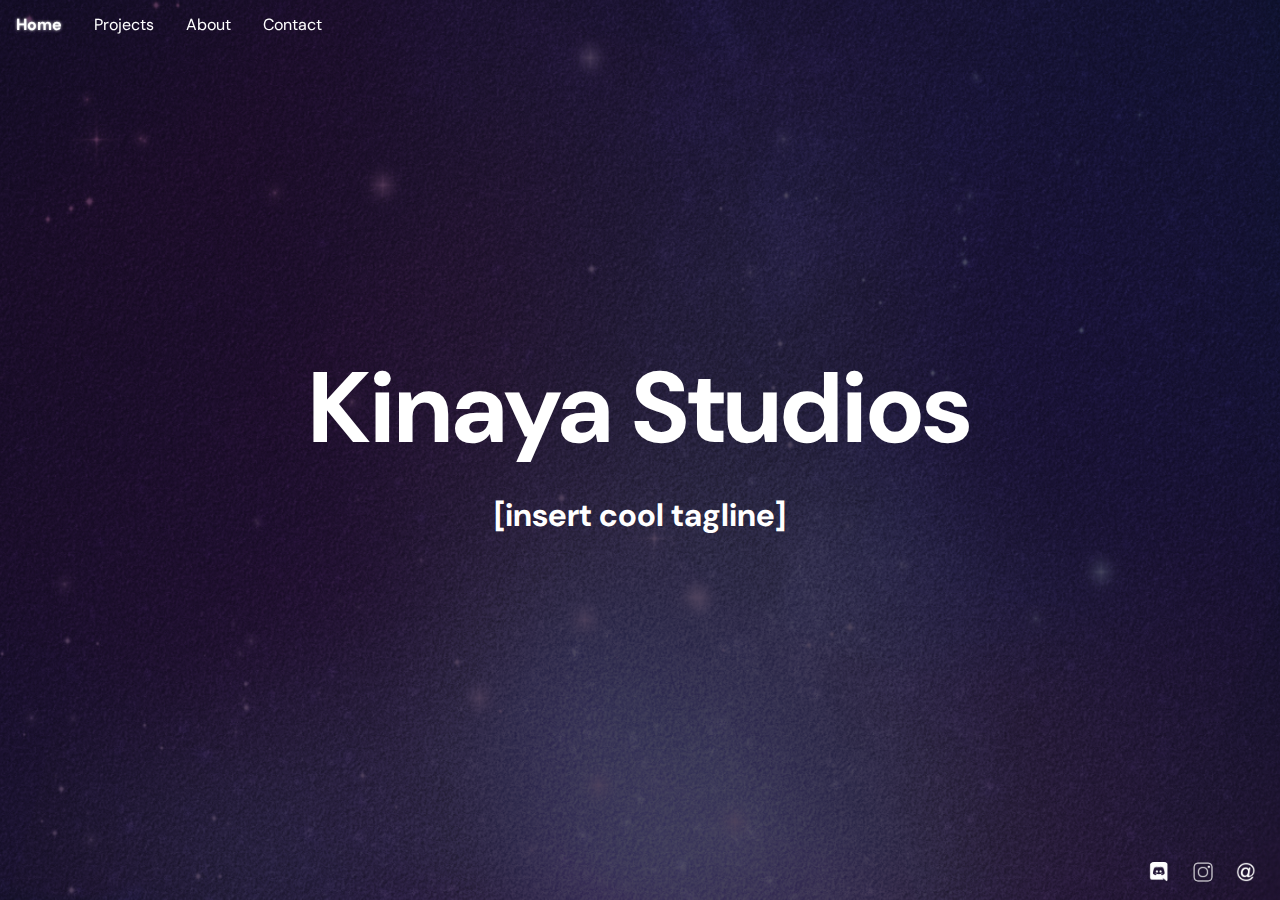
<file: index.html>
﻿<!-- HOME -->
<!DOCTYPE html>

<html lang="en" xmlns="https://www.w3.org/1999/xhtml">
<head>
	<meta name="viewport" content="width=device-width, initial-scale=1.0"> <!-- responsive on all platforms -->
    <meta charset="utf-8" />

    <link rel="stylesheet" href="assets/css/nightSky.css">
    	<!-- Google Fonts -->
	<link href='https://fonts.googleapis.com/css?family=DM Sans' rel='stylesheet'>

    <title>Kinaya Studios</title>
</head>

<body>
    <div class="fillView">
        <div class="heroImg">
            <div class="topnav">
                <a class="active">Home</a>
                <a href="/projects">Projects</a>
                <a href="/about">About</a>
                <a href="/contact">Contact</a>
            </div>

            <div class="heroText">
                <h1 class="homeHeader">Kinaya Studios</h1>
                <h1 class="homeTagline">[insert cool tagline]</h1>
            </div>

            <ul class="icons" id="footer"> <!-- fixed -->
                <li><a class="tooltip" href="https://discord.gg/XrcEBbfRBS" target="_blank">
                    <span class="tooltiptext">Kinaya Discord</span>
					<img src="assets/images/discord_icon.png" alt="Discord">
				</a></li>
                <li><a class="tooltip" href="https://www.instagram.com/kinayastudios/" target="_blank">
                    <span class="tooltiptext">Kinaya Instagram</span>
					<img src="assets/images/instagram_icon.png" alt="Instagram">
				</a></li>
                <li><a class="tooltip" href="mailto:kinayastudios@gmail.com" target="_blank">
                    <span class="tooltiptext">Kinaya Mail</span>
					<img src="assets/images/mail_icon.png" alt="Mail">
				</a></li>
		    </ul>
        </div>
    </div>


</body>
</html>
</file>
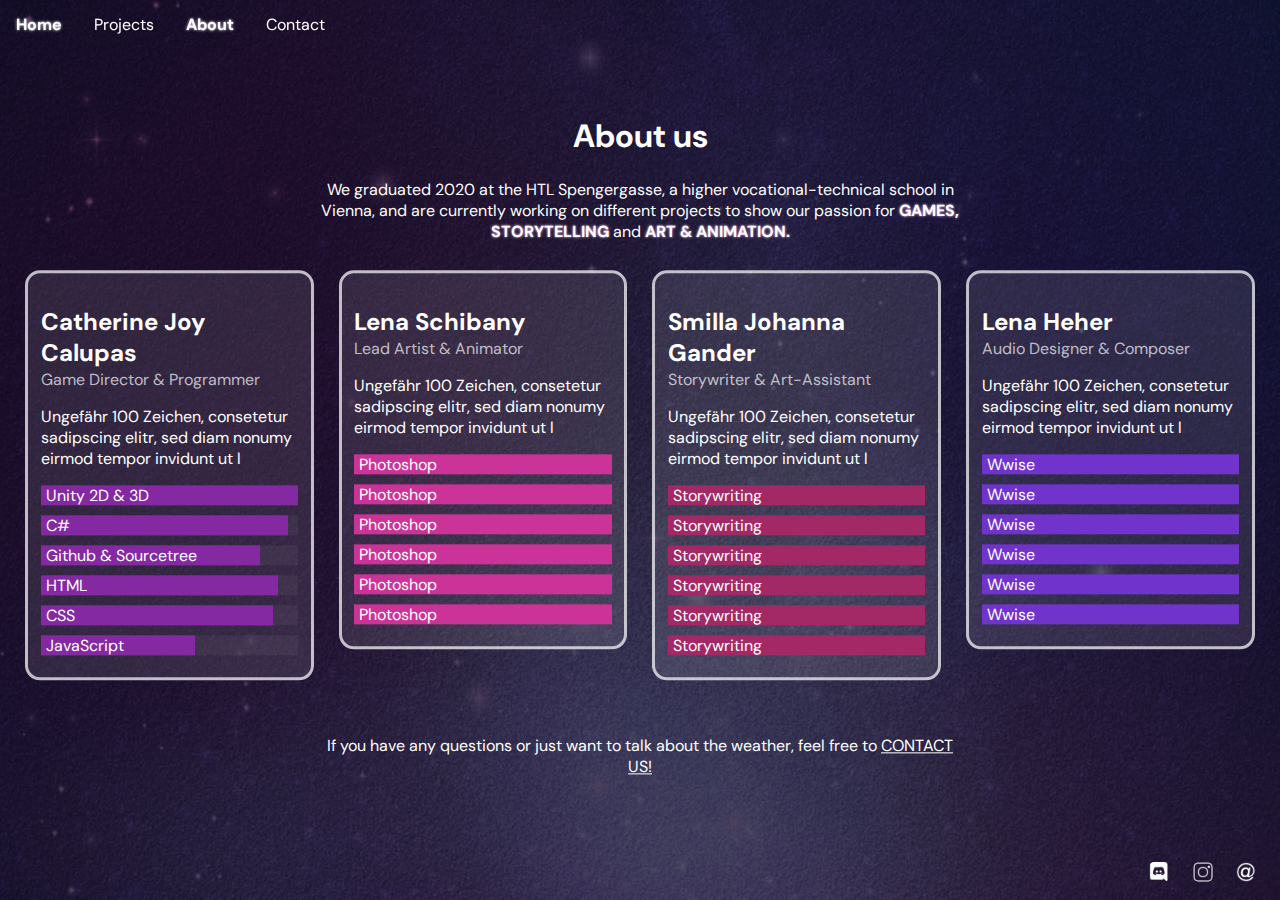
<file: about/index.html>
﻿<!-- ABOUT -->
<!DOCTYPE html>

<html lang="en" xmlns="https://www.w3.org/1999/xhtml">
<head>
	<meta name="viewport" content="width=device-width, initial-scale=1.0"> <!-- responsive on all platforms -->
    <meta charset="utf-8" />

    <link rel="stylesheet" href="../assets/css/nightSky.css">
    	<!-- Google Fonts -->
	<link href='https://fonts.googleapis.com/css?family=DM Sans' rel='stylesheet'>

    <title>Kinaya Studios</title>
</head>

<body>
    <div class="fillView">
        <div class="heroImg">
            <div class="topnav">
                <a href="../">Home</a>
                <a href="../projects">Projects</a>
                <a class="active">About</a>
                <a href="../contact">Contact</a>
            </div>

            <div class="about">
                <div class="intro">
                    <h1>About us</h1>
                    <p>We graduated 2020 at the HTL Spengergasse, a higher vocational-technical school in Vienna, and are currently working on different projects to show our passion for <span class="bold">GAMES, STORYTELLING</span> and <span class="bold">ART & ANIMATION.</span></p>
                </div>

                <div class="row">
                    <div class="column">
                        <h2>Catherine Joy Calupas</h2>
                        <p class="desc">Game Director & Programmer</p>
                        <p>Ungefähr 100 Zeichen, consetetur sadipscing elitr, sed diam nonumy eirmod tempor invidunt ut l</p>

                        <div class="skills">
                            <div class="skillContainer">
                                <div class="skillFilling unity">Unity 2D & 3D</div>
                            </div>
                            <div class="skillContainer">
                                <div class="skillFilling cSharp">C#</div>
                            </div>
                            <div class="skillContainer">
                                <div class="skillFilling github">Github & Sourcetree</div>
                            </div>
                            <div class="skillContainer">
                                <div class="skillFilling html">HTML</div>
                            </div>
                            <div class="skillContainer">
                                <div class="skillFilling css">CSS</div>
                            </div>
                            <div class="skillContainer">
                                <div class="skillFilling js">JavaScript</div>
                            </div>
                        </div>
                     </div>
  
                    <div class="column">
                        <h2>Lena Schibany</h2>
                        <p class="desc">Lead Artist & Animator</p>
                        <p>Ungefähr 100 Zeichen, consetetur sadipscing elitr, sed diam nonumy eirmod tempor invidunt ut l</p>

                        <div class="skills">
                            <div class="skillContainer">
                                <div class="skillFilling photoshop">Photoshop</div>
                            </div>
                            <div class="skillContainer">
                                <div class="skillFilling photoshop">Photoshop</div>
                            </div>
                            <div class="skillContainer">
                                <div class="skillFilling photoshop">Photoshop</div>
                            </div>
                            <div class="skillContainer">
                                <div class="skillFilling photoshop">Photoshop</div>
                            </div>
                            <div class="skillContainer">
                                <div class="skillFilling photoshop">Photoshop</div>
                            </div>
                            <div class="skillContainer">
                                <div class="skillFilling photoshop">Photoshop</div>
                            </div>
                        </div>
                    </div>

                    <div class="column">
                        <h2>Smilla Johanna Gander</h2>
                        <p class="desc">Storywriter & Art-Assistant</p>
                        <p>Ungefähr 100 Zeichen, consetetur sadipscing elitr, sed diam nonumy eirmod tempor invidunt ut l</p>

                        <div class="skills">
                            <div class="skillContainer">
                                <div class="skillFilling storywriting">Storywriting</div>
                            </div>
                            <div class="skillContainer">
                                <div class="skillFilling storywriting">Storywriting</div>
                            </div>
                            <div class="skillContainer">
                                <div class="skillFilling storywriting">Storywriting</div>
                            </div>
                            <div class="skillContainer">
                                <div class="skillFilling storywriting">Storywriting</div>
                            </div>
                            <div class="skillContainer">
                                <div class="skillFilling storywriting">Storywriting</div>
                            </div>
                            <div class="skillContainer">
                                <div class="skillFilling storywriting">Storywriting</div>
                            </div>
                        </div>
                    </div>

                    <div class="column">
                        <h2>Lena Heher</h2>
                        <p class="desc">Audio Designer & Composer</p>
                        <p>Ungefähr 100 Zeichen, consetetur sadipscing elitr, sed diam nonumy eirmod tempor invidunt ut l</p>

                        <div class="skills">
                            <div class="skillContainer">
                                <div class="skillFilling wwise">Wwise</div>
                            </div>
                            <div class="skillContainer">
                                <div class="skillFilling wwise">Wwise</div>
                            </div>
                            <div class="skillContainer">
                                <div class="skillFilling wwise">Wwise</div>
                            </div>
                            <div class="skillContainer">
                                <div class="skillFilling wwise">Wwise</div>
                            </div>
                            <div class="skillContainer">
                                <div class="skillFilling wwise">Wwise</div>
                            </div>
                            <div class="skillContainer">
                                <div class="skillFilling wwise">Wwise</div>
                            </div>
                        </div>
                    </div>
                </div>

                <div class="outro">
                <!--- <p>Even though we have never worked with each other before, we still managed to produce an entire game within one year <span class="bold">(Where is Eleanor Rose? - our diploma project)</span> which isn’t just “finished” but also something we are proud of.</p> -->
                <p>If you have any questions or just want to talk about the weather, feel free to <a href="../contact">CONTACT US!</a></p>
                </div>
            </div>


            <ul class="icons" id="footer"> <!-- fixed -->
                <li><a class="tooltip" href="https://discord.gg/XrcEBbfRBS" target="_blank">
                    <span class="tooltiptext">Kinaya Discord</span>
					<img src="../assets/images/discord_icon.png" alt="Discord">
				</a></li>
                <li><a class="tooltip" href="https://www.instagram.com/kinayastudios/" target="_blank">
                    <span class="tooltiptext">Kinaya Instagram</span>
					<img src="../assets/images/instagram_icon.png" alt="Instagram">
				</a></li>
                <li><a class="tooltip" href="mailto:kinayastudios@gmail.com" target="_blank">
                    <span class="tooltiptext">Kinaya Mail</span>
					<img src="../assets/images/mail_icon.png" alt="Mail">
				</a></li>
		    </ul>
        </div>
    </div>


</body>
</html>
</file>
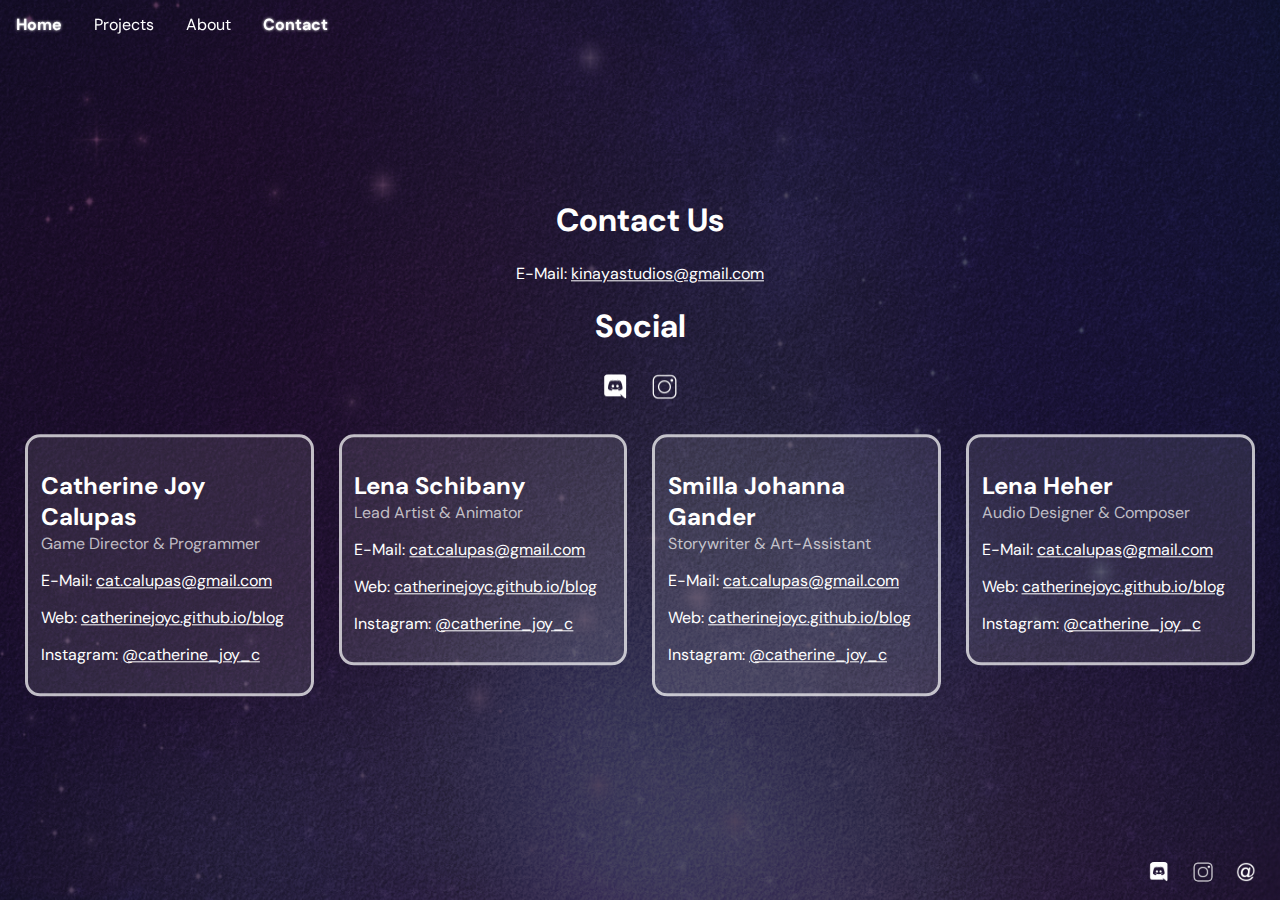
<file: contact/index.html>
﻿<!-- CONTACT -->
<!DOCTYPE html>

<html lang="en" xmlns="https://www.w3.org/1999/xhtml">
<head>
	<meta name="viewport" content="width=device-width, initial-scale=1.0"> <!-- responsive on all platforms -->
    <meta charset="utf-8" />

    <link rel="stylesheet" href="../assets/css/nightSky.css">
    	<!-- Google Fonts -->
	<link href='https://fonts.googleapis.com/css?family=DM Sans' rel='stylesheet'>

    <title>Kinaya Studios</title>
</head>

<body>
    <div class="fillView">
        <div class="heroImg">
            <div class="topnav">
                <a href="../">Home</a>
                <a href="../projects">Projects</a>
                <a href="../about">About</a>
                <a class="active">Contact</a>
            </div>

            <div class="about">
                <div class="intro">
                    <h1>Contact Us</h1>
                    <p>E-Mail: <a href="mailto:kinayastudios@gmail.com" target="_blank">kinayastudios@gmail.com</a></p>

                    <h1>Social</h1>
                    <ul class="icons">
                        <li><a class="tooltip" href="https://discord.gg/XrcEBbfRBS" target="_blank">
                            <span class="tooltiptext">Kinaya Discord</span>
					        <img src="../assets/images/discord_icon.png" alt="Discord">
				        </a></li>
                        <li><a class="tooltip" href="https://www.instagram.com/kinayastudios/" target="_blank">
                            <span class="tooltiptext">Kinaya Instagram</span>
					        <img src="../assets/images/instagram_icon.png" alt="Instagram">
				        </a></li>
		            </ul>
                </div>

                <div class="row">
                    <div class="column">
                        <h2>Catherine Joy Calupas</h2>
                        <p class="desc">Game Director & Programmer</p>
                        <p>E-Mail: <a href="mailto:cat.calupas@gmail.com" target="_blank">cat.calupas@gmail.com</a></p>
                        <p>Web: <a href="https://catherinejoyc.github.io/blog/" target="_blank">catherinejoyc.github.io/blog</a></p>
                        <p>Instagram: <a href="https://www.instagram.com/catherine_joy_c/" target="_blank">@catherine_joy_c</a></p>
                     </div>
  
                    <div class="column">
                        <h2>Lena Schibany</h2>
                        <p class="desc">Lead Artist & Animator</p>
                        <p>E-Mail: <a href="mailto:cat.calupas@gmail.com" target="_blank">cat.calupas@gmail.com</a></p>
                        <p>Web: <a href="https://catherinejoyc.github.io/blog/" target="_blank">catherinejoyc.github.io/blog</a></p>
                        <p>Instagram: <a href="https://www.instagram.com/catherine_joy_c/" target="_blank">@catherine_joy_c</a></p>
                    </div>

                    <div class="column">
                        <h2>Smilla Johanna Gander</h2>
                        <p class="desc">Storywriter & Art-Assistant</p>
                        <p>E-Mail: <a href="mailto:cat.calupas@gmail.com" target="_blank">cat.calupas@gmail.com</a></p>
                        <p>Web: <a href="https://catherinejoyc.github.io/blog/" target="_blank">catherinejoyc.github.io/blog</a></p>
                        <p>Instagram: <a href="https://www.instagram.com/catherine_joy_c/" target="_blank">@catherine_joy_c</a></p>
                    </div>

                    <div class="column">
                        <h2>Lena Heher</h2>
                        <p class="desc">Audio Designer & Composer</p>
                        <p>E-Mail: <a href="mailto:cat.calupas@gmail.com" target="_blank">cat.calupas@gmail.com</a></p>
                        <p>Web: <a href="https://catherinejoyc.github.io/blog/" target="_blank">catherinejoyc.github.io/blog</a></p>
                        <p>Instagram: <a href="https://www.instagram.com/catherine_joy_c/" target="_blank">@catherine_joy_c</a></p>
                    </div>
                </div>
            </div>


            <ul class="icons" id="footer"> <!-- fixed -->
                <li><a class="tooltip" href="https://discord.gg/XrcEBbfRBS" target="_blank">
                    <span class="tooltiptext">Kinaya Discord</span>
					<img src="../assets/images/discord_icon.png" alt="Discord">
				</a></li>
                <li><a class="tooltip" href="https://www.instagram.com/kinayastudios/" target="_blank">
                    <span class="tooltiptext">Kinaya Instagram</span>
					<img src="../assets/images/instagram_icon.png" alt="Instagram">
				</a></li>
                <li><a class="tooltip" href="mailto:kinayastudios@gmail.com" target="_blank">
                    <span class="tooltiptext">Kinaya Mail</span>
					<img src="../assets/images/mail_icon.png" alt="Mail">
				</a></li>
		    </ul>
        </div>
    </div>


</body>
</html>
</file>
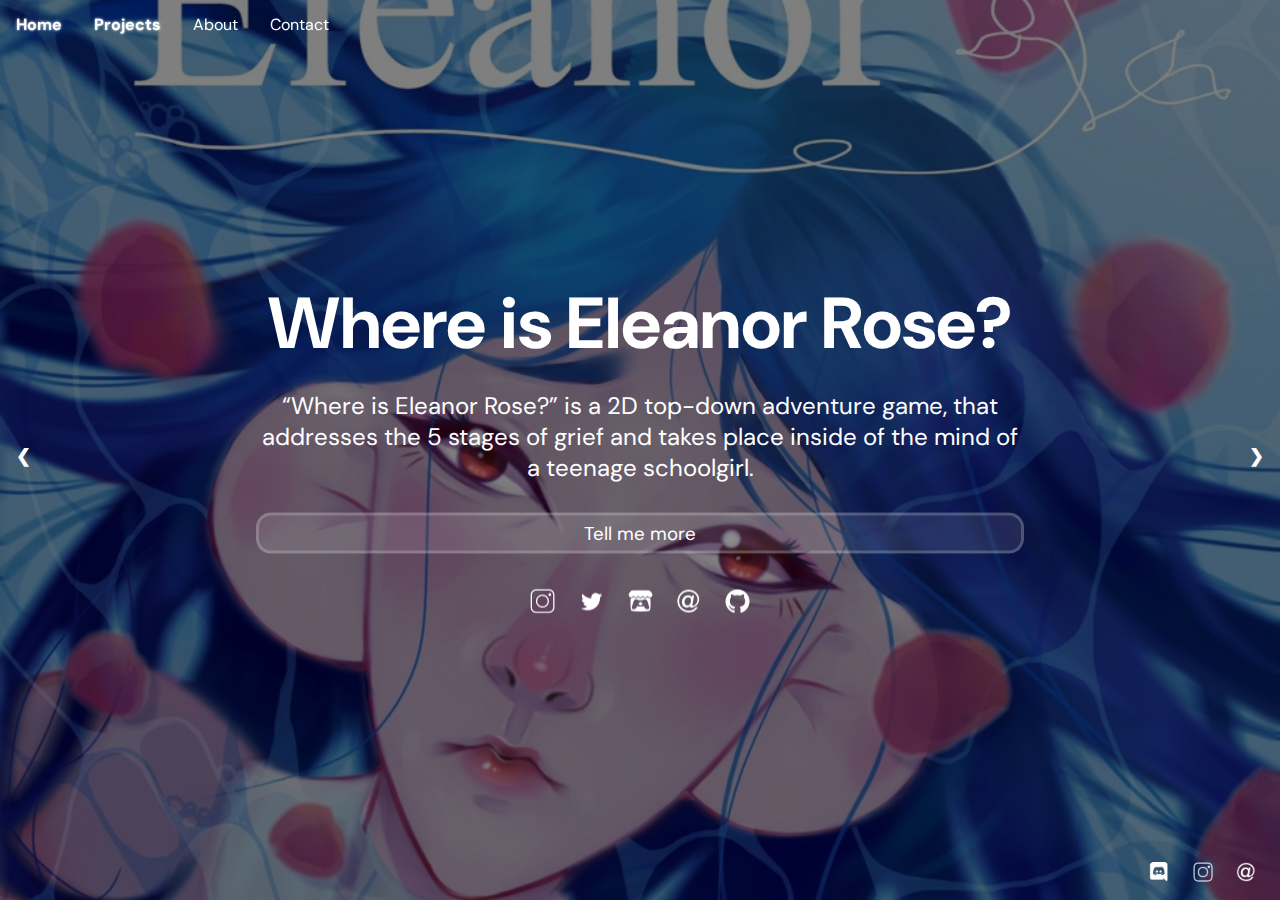
<file: projects/index.html>
﻿<!-- PROJECTS -->
<!DOCTYPE html>

<html lang="en" xmlns="https://www.w3.org/1999/xhtml">
<head>
	<meta name="viewport" content="width=device-width, initial-scale=1.0"> <!-- responsive on all platforms -->
    <meta charset="utf-8" />

    <link rel="stylesheet" href="../assets/css/nightSky.css">
    	<!-- Google Fonts -->
	<link href='https://fonts.googleapis.com/css?family=DM Sans' rel='stylesheet'>

    <title>Kinaya Studios</title>
</head>

<body>
    <div class="fillView"> <!-- Slideshow Container-->
        <div class="heroImg projectSlides" id="whereIsEleanorRose"> <!-- Where is Eleanor Rose? -->

            <div class="topnav"> <!-- fixed -->
                <a href="../">Home</a>
                <a class="active">Projects</a>
                <a href="../about">About</a>
                <a href="../contact">Contact</a>
            </div>

            <div class="heroText"> <!-- caption text -->
                <h1 class="projectHeader">Where is Eleanor Rose?</h1>
                <h2 class="projectSummary">“Where is Eleanor Rose?” is a 2D top-down adventure game, that addresses the 5 stages of grief and takes place inside of the mind of a teenage schoolgirl.</h2>
                <a href="https://whereseleanor.design/" target="_blank">
                    <h3 class="projectLink">Tell me more</h3>
                </a>
                <ul class="icons">
                    <li><a class="tooltip" href="https://www.instagram.com/wheres.eleanor/" target="_blank">
                        <span class="tooltiptext">WIER Instagram</span>
						<img src="../assets/images/instagram_icon.png" alt="Instagram">
					</a></li>
                    <li><a class="tooltip" href="https://www.twitter.com/wheres_eleanor" target="_blank">
                        <span class="tooltiptext">WIER Twitter</span>
						<img src="../assets/images/twitter_icon.png" alt="Twitter">
					</a></li>
                    <li><a class="tooltip" href="https://teamkdg.itch.io/where-is-eleanor-rose" target="_blank">
                        <span class="tooltiptext">WIER Itch.io</span>
						<img src="../assets/images/itchio_icon.png" alt="itch.io">
					</a></li>
                    <li><a class="tooltip" href="mailto:teamkdgs@gmail.com" target="_blank">
                        <span class="tooltiptext">WIER Mail</span>
						<img src="../assets/images/mail_icon.png" alt="Mail">
					</a></li>
					<li><a class="tooltip" href="https://www.github.com/catherinejoyc/where-is-eleanor-rose" target="_blank">
                        <span class="tooltiptext">WIER Github</span>
						<img src="../assets/images/github_icon.png" alt="Github">
					</a></li>
			    </ul>
            </div>

            <ul class="icons" id="footer"> <!-- fixed -->
                <li><a class="tooltip" href="https://discord.gg/XrcEBbfRBS" target="_blank">
                    <span class="tooltiptext">Kinaya Discord</span>
					<img src="../assets/images/discord_icon.png" alt="Discord">
				</a></li>
                <li><a class="tooltip" href="https://www.instagram.com/kinayastudios/" target="_blank">
                    <span class="tooltiptext">Kinaya Instagram</span>
					<img src="../assets/images/instagram_icon.png" alt="Instagram">
				</a></li>
                <li><a class="tooltip" href="mailto:kinayastudios@gmail.com" target="_blank">
                    <span class="tooltiptext">Kinaya Mail</span>
					<img src="../assets/images/mail_icon.png" alt="Mail">
				</a></li>
		    </ul>
        </div> <!-- Where is Eleanor Rose? -->

        <div class="heroImg projectSlides"> <!-- Senior Year -->
            <div class="topnav"> <!-- fixed -->
                <a href="../">Home</a>
                <a class="active">Projects</a>
                <a href="../about">About</a>
                <a href="../contact">Contact</a>
            </div>

            <div class="heroText"> <!-- caption text -->
                <h1 class="projectHeader">Senior Year</h1>
                <h2 class="projectSummary">coming soon</h2>
            </div>

            <ul class="icons" id="footer"> <!-- fixed -->
                <li><a class="tooltip" href="https://discord.gg/XrcEBbfRBS" target="_blank">
                    <span class="tooltiptext">Kinaya Discord</span>
					<img src="../assets/images/discord_icon.png" alt="Discord">
				</a></li>
                <li><a class="tooltip" href="https://www.instagram.com/kinayastudios/" target="_blank">
                    <span class="tooltiptext">Kinaya Instagram</span>
					<img src="../assets/images/instagram_icon.png" alt="Instagram">
				</a></li>
                <li><a class="tooltip" href="mailto:kinayastudios@gmail.com" target="_blank">
                    <span class="tooltiptext">Kinaya Mail</span>
					<img src="../assets/images/mail_icon.png" alt="Mail">
				</a></li>
		    </ul>
        </div> <!-- Senior Year -->

        <a class="prev" onclick="plusSlides(-1)">&#10094;</a>
        <a class="next" onclick="plusSlides(1)">&#10095;</a>

    </div> <!-- Slideshow Container-->

    <script src="../assets/js/slideshow.js"></script>
</body>
</html>
</file>
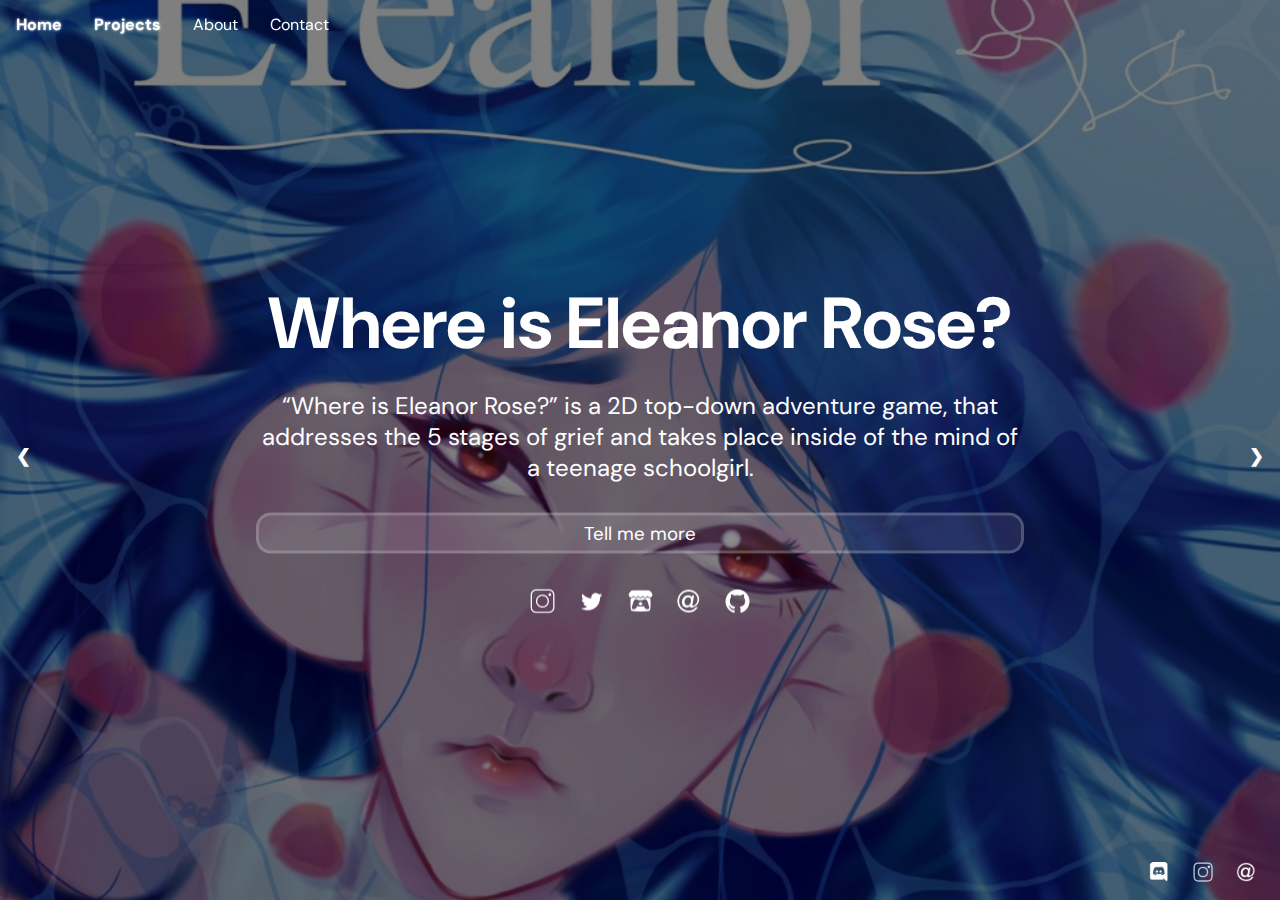
<file: projects/where-is-eleanor-rose/index.html>
﻿<!-- PROJECTS / WHERE IS ELEANOR ROSE -->
<!DOCTYPE html>

<html lang="en" xmlns="https://www.w3.org/1999/xhtml">
<head>
	<meta name="viewport" content="width=device-width, initial-scale=1.0"> <!-- responsive on all platforms -->
    <meta charset="utf-8" />

    <link rel="stylesheet" href="../../assets/css/nightSky.css">
    	<!-- Google Fonts -->
	<link href='https://fonts.googleapis.com/css?family=DM Sans' rel='stylesheet'>

    <title>Kinaya Studios</title>
</head>

<body>
    <div class="fillView"> <!-- Slideshow Container-->
        <div class="heroImg projectSlides" id="whereIsEleanorRose"> <!-- Where is Eleanor Rose? -->

            <div class="topnav"> <!-- fixed -->
                <a href="../">Home</a>
                <a class="active">Projects</a>
                <a href="../about">About</a>
                <a href="../contact">Contact</a>
            </div>

            <div class="heroText"> <!-- caption text -->
                <h1 class="projectHeader">Where is Eleanor Rose?</h1>
                <h2 class="projectSummary">“Where is Eleanor Rose?” is a 2D top-down adventure game, that addresses the 5 stages of grief and takes place inside of the mind of a teenage schoolgirl.</h2>
                <a href="#">
                    <h3 class="projectLink">Tell me more</h3>
                </a>
                <ul class="icons">
                    <li><a class="tooltip" href="https://www.instagram.com/wheres.eleanor/" target="_blank">
                        <span class="tooltiptext">WIER Instagram</span>
						<img src="../../assets/images/instagram_icon.png" alt="Instagram">
					</a></li>
                    <li><a class="tooltip" href="https://www.twitter.com/wheres_eleanor" target="_blank">
                        <span class="tooltiptext">WIER Twitter</span>
						<img src="../../assets/images/twitter_icon.png" alt="Twitter">
					</a></li>
                    <li><a class="tooltip" href="https://teamkdg.itch.io/where-is-eleanor-rose" target="_blank">
                        <span class="tooltiptext">WIER Itch.io</span>
						<img src="../../assets/images/itchio_icon.png" alt="itch.io">
					</a></li>
                    <li><a class="tooltip" href="mailto:teamkdgs@gmail.com" target="_blank">
                        <span class="tooltiptext">WIER Mail</span>
						<img src="../../assets/images/mail_icon.png" alt="Mail">
					</a></li>
					<li><a class="tooltip" href="https://www.github.com/catherinejoyc/where-is-eleanor-rose" target="_blank">
                        <span class="tooltiptext">WIER Github</span>
						<img src="../../assets/images/github_icon.png" alt="Github">
					</a></li>
			    </ul>
            </div>

            <ul class="icons" id="footer"> <!-- fixed -->
                <li><a class="tooltip" href="https://discord.gg/XrcEBbfRBS" target="_blank">
                    <span class="tooltiptext">Kinaya Discord</span>
					<img src="../../assets/images/discord_icon.png" alt="Discord">
				</a></li>
                <li><a class="tooltip" href="https://www.instagram.com/kinayastudios/" target="_blank">
                    <span class="tooltiptext">Kinaya Instagram</span>
					<img src="../../assets/images/instagram_icon.png" alt="Instagram">
				</a></li>
                <li><a class="tooltip" href="mailto:kinayastudios@gmail.com" target="_blank">
                    <span class="tooltiptext">Kinaya Mail</span>
					<img src="../../assets/images/mail_icon.png" alt="Mail">
				</a></li>
		    </ul>
        </div> <!-- Where is Eleanor Rose? -->

        <div class="heroImg projectSlides"> <!-- Senior Year -->
            <div class="topnav"> <!-- fixed -->
                <a href="../../">Home</a>
                <a class="active">Projects</a>
                <a href="../../about">About</a>
                <a href="../../contact">Contact</a>
            </div>

            <div class="heroText"> <!-- caption text -->
                <h1 class="projectHeader">Senior Year</h1>
                <h2 class="projectSummary">coming soon</h2>
            </div>

            <ul class="icons" id="footer"> <!-- fixed -->
                <li><a class="tooltip" href="https://discord.gg/XrcEBbfRBS" target="_blank">
                    <span class="tooltiptext">Kinaya Discord</span>
					<img src="../../assets/images/discord_icon.png" alt="Discord">
				</a></li>
                <li><a class="tooltip" href="https://www.instagram.com/kinayastudios/" target="_blank">
                    <span class="tooltiptext">Kinaya Instagram</span>
					<img src="../../assets/images/instagram_icon.png" alt="Instagram">
				</a></li>
                <li><a class="tooltip" href="mailto:kinayastudios@gmail.com" target="_blank">
                    <span class="tooltiptext">Kinaya Mail</span>
					<img src="../../assets/images/mail_icon.png" alt="Mail">
				</a></li>
		    </ul>
        </div> <!-- Senior Year -->

        <a class="prev" onclick="plusSlides(-1)">&#10094;</a>
        <a class="next" onclick="plusSlides(1)">&#10095;</a>

    </div> <!-- Slideshow Container-->

    <script src="../../assets/js/slideshow.js"></script>
</body>
</html>
</file>
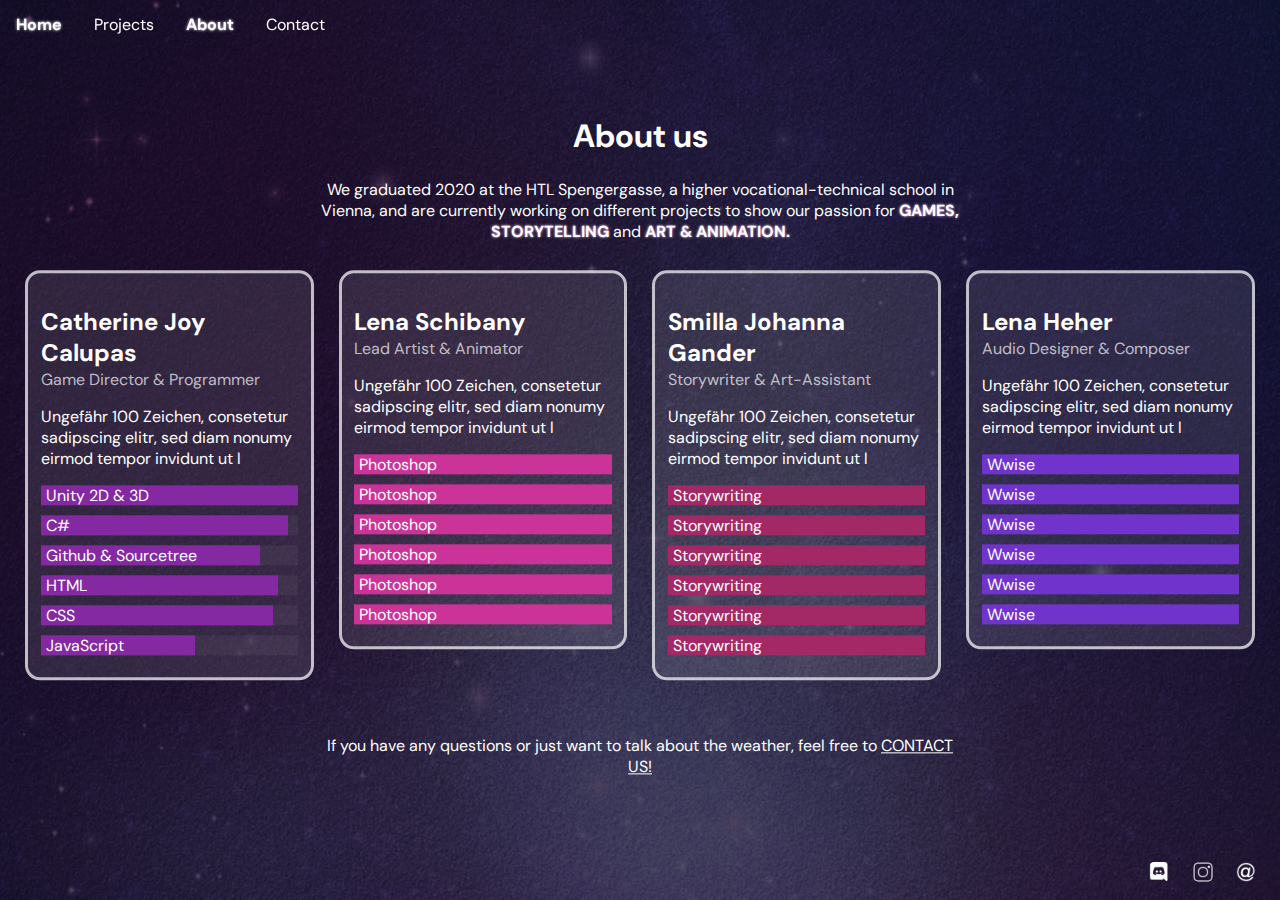
<file: about.html>
﻿<!DOCTYPE html>

<html lang="en" xmlns="https://www.w3.org/1999/xhtml">
<head>
	<meta name="viewport" content="width=device-width, initial-scale=1.0"> <!-- responsive on all platforms -->
    <meta charset="utf-8" />

    <link rel="stylesheet" href="assets/css/nightSky.css">
    	<!-- Google Fonts -->
	<link href='https://fonts.googleapis.com/css?family=DM Sans' rel='stylesheet'>

    <title>Kinaya Studios</title>
</head>

<body>
    <div class="fillView">
        <div class="heroImg">
            <div class="topnav">
                <a href="./">Home</a>
                <a href="projects.html">Projects</a>
                <a class="active">About</a>
                <a href="#">Contact</a>
            </div>

            <div class="about">
                <div class="intro">
                    <h1>About us</h1>
                    <p>We graduated 2020 at the HTL Spengergasse, a higher vocational-technical school in Vienna, and are currently working on different projects to show our passion for <span class="bold">GAMES, STORYTELLING</span> and <span class="bold">ART & ANIMATION.</span></p>
                </div>

                <div class="row">
                    <div class="column">
                        <h2>Catherine Joy Calupas</h2>
                        <p class="desc">Game Director & Programmer</p>
                        <p>Ungefähr 100 Zeichen, consetetur sadipscing elitr, sed diam nonumy eirmod tempor invidunt ut l</p>

                        <div class="skills">
                            <div class="skillContainer">
                                <div class="skillFilling unity">Unity 2D & 3D</div>
                            </div>
                            <div class="skillContainer">
                                <div class="skillFilling cSharp">C#</div>
                            </div>
                            <div class="skillContainer">
                                <div class="skillFilling github">Github & Sourcetree</div>
                            </div>
                            <div class="skillContainer">
                                <div class="skillFilling html">HTML</div>
                            </div>
                            <div class="skillContainer">
                                <div class="skillFilling css">CSS</div>
                            </div>
                            <div class="skillContainer">
                                <div class="skillFilling js">JavaScript</div>
                            </div>
                        </div>
                     </div>
  
                    <div class="column">
                        <h2>Lena Schibany</h2>
                        <p class="desc">Lead Artist & Animator</p>
                        <p>Ungefähr 100 Zeichen, consetetur sadipscing elitr, sed diam nonumy eirmod tempor invidunt ut l</p>

                        <div class="skills">
                            <div class="skillContainer">
                                <div class="skillFilling photoshop">Photoshop</div>
                            </div>
                            <div class="skillContainer">
                                <div class="skillFilling photoshop">Photoshop</div>
                            </div>
                            <div class="skillContainer">
                                <div class="skillFilling photoshop">Photoshop</div>
                            </div>
                            <div class="skillContainer">
                                <div class="skillFilling photoshop">Photoshop</div>
                            </div>
                            <div class="skillContainer">
                                <div class="skillFilling photoshop">Photoshop</div>
                            </div>
                            <div class="skillContainer">
                                <div class="skillFilling photoshop">Photoshop</div>
                            </div>
                        </div>
                    </div>

                    <div class="column">
                        <h2>Smilla Johanna Gander</h2>
                        <p class="desc">Storywriter & Art-Assistant</p>
                        <p>Ungefähr 100 Zeichen, consetetur sadipscing elitr, sed diam nonumy eirmod tempor invidunt ut l</p>

                        <div class="skills">
                            <div class="skillContainer">
                                <div class="skillFilling storywriting">Storywriting</div>
                            </div>
                            <div class="skillContainer">
                                <div class="skillFilling storywriting">Storywriting</div>
                            </div>
                            <div class="skillContainer">
                                <div class="skillFilling storywriting">Storywriting</div>
                            </div>
                            <div class="skillContainer">
                                <div class="skillFilling storywriting">Storywriting</div>
                            </div>
                            <div class="skillContainer">
                                <div class="skillFilling storywriting">Storywriting</div>
                            </div>
                            <div class="skillContainer">
                                <div class="skillFilling storywriting">Storywriting</div>
                            </div>
                        </div>
                    </div>

                    <div class="column">
                        <h2>Lena Heher</h2>
                        <p class="desc">Audio Designer & Composer</p>
                        <p>Ungefähr 100 Zeichen, consetetur sadipscing elitr, sed diam nonumy eirmod tempor invidunt ut l</p>

                        <div class="skills">
                            <div class="skillContainer">
                                <div class="skillFilling wwise">Wwise</div>
                            </div>
                            <div class="skillContainer">
                                <div class="skillFilling wwise">Wwise</div>
                            </div>
                            <div class="skillContainer">
                                <div class="skillFilling wwise">Wwise</div>
                            </div>
                            <div class="skillContainer">
                                <div class="skillFilling wwise">Wwise</div>
                            </div>
                            <div class="skillContainer">
                                <div class="skillFilling wwise">Wwise</div>
                            </div>
                            <div class="skillContainer">
                                <div class="skillFilling wwise">Wwise</div>
                            </div>
                        </div>
                    </div>
                </div>

                <div class="outro">
                <!--- <p>Even though we have never worked with each other before, we still managed to produce an entire game within one year <span class="bold">(Where is Eleanor Rose? - our diploma project)</span> which isn’t just “finished” but also something we are proud of.</p> -->
                <p>If you have any questions or just want to talk about the weather, feel free to <a href="contact.html">CONTACT US!</a></p>
                </div>
            </div>


            <ul class="icons" id="footer"> <!-- fixed -->
                <li><a class="tooltip" href="https://discord.gg/XrcEBbfRBS" target="_blank">
                    <span class="tooltiptext">Kinaya Discord</span>
					<img src="assets/images/discord_icon.png" alt="Discord">
				</a></li>
                <li><a class="tooltip" href="https://www.instagram.com/kinayastudios/" target="_blank">
                    <span class="tooltiptext">Kinaya Instagram</span>
					<img src="assets/images/instagram_icon.png" alt="Instagram">
				</a></li>
                <li><a class="tooltip" href="mailto:kinayastudios@gmail.com" target="_blank">
                    <span class="tooltiptext">Kinaya Mail</span>
					<img src="assets/images/mail_icon.png" alt="Mail">
				</a></li>
		    </ul>
        </div>
    </div>


</body>
</html>
</file>
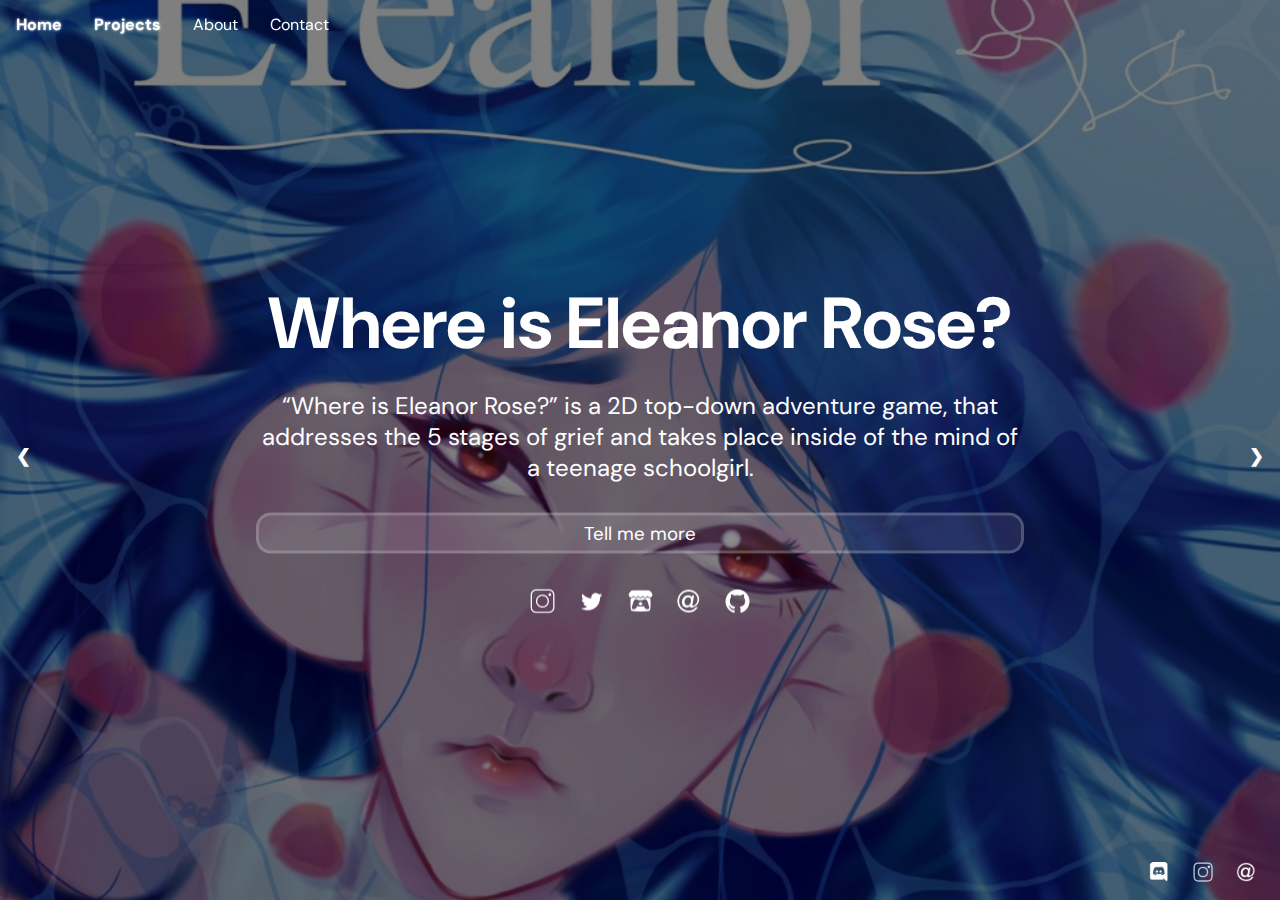
<file: projects.html>
﻿<!DOCTYPE html>

<html lang="en" xmlns="https://www.w3.org/1999/xhtml">
<head>
	<meta name="viewport" content="width=device-width, initial-scale=1.0"> <!-- responsive on all platforms -->
    <meta charset="utf-8" />

    <link rel="stylesheet" href="assets/css/nightSky.css">
    	<!-- Google Fonts -->
	<link href='https://fonts.googleapis.com/css?family=DM Sans' rel='stylesheet'>

    <title>Kinaya Studios</title>
</head>

<body>
    <div class="fillView"> <!-- Slideshow Container-->
        <div class="heroImg projectSlides" id="whereIsEleanorRose"> <!-- Where is Eleanor Rose? -->

            <div class="topnav"> <!-- fixed -->
                <a href="./">Home</a>
                <a class="active">Projects</a>
                <a href="./about">About</a>
                <a href="#">Contact</a>
            </div>

            <div class="heroText"> <!-- caption text -->
                <h1 class="projectHeader">Where is Eleanor Rose?</h1>
                <h2 class="projectSummary">“Where is Eleanor Rose?” is a 2D top-down adventure game, that addresses the 5 stages of grief and takes place inside of the mind of a teenage schoolgirl.</h2>
                <a href="#">
                    <h3 class="projectLink">Tell me more</h3>
                </a>
                <ul class="icons">
                    <li><a class="tooltip" href="https://www.instagram.com/wheres.eleanor/" target="_blank">
                        <span class="tooltiptext">WIER Instagram</span>
						<img src="assets/images/instagram_icon.png" alt="Instagram">
					</a></li>
                    <li><a class="tooltip" href="https://www.twitter.com/wheres_eleanor" target="_blank">
                        <span class="tooltiptext">WIER Twitter</span>
						<img src="assets/images/twitter_icon.png" alt="Twitter">
					</a></li>
                    <li><a class="tooltip" href="https://teamkdg.itch.io/where-is-eleanor-rose" target="_blank">
                        <span class="tooltiptext">WIER Itch.io</span>
						<img src="assets/images/itchio_icon.png" alt="itch.io">
					</a></li>
                    <li><a class="tooltip" href="mailto:teamkdgs@gmail.com" target="_blank">
                        <span class="tooltiptext">WIER Mail</span>
						<img src="assets/images/mail_icon.png" alt="Mail">
					</a></li>
					<li><a class="tooltip" href="https://www.github.com/catherinejoyc/where-is-eleanor-rose" target="_blank">
                        <span class="tooltiptext">WIER Github</span>
						<img src="assets/images/github_icon.png" alt="Github">
					</a></li>
			    </ul>
            </div>

            <ul class="icons" id="footer"> <!-- fixed -->
                <li><a class="tooltip" href="https://discord.gg/XrcEBbfRBS" target="_blank">
                    <span class="tooltiptext">Kinaya Discord</span>
					<img src="assets/images/discord_icon.png" alt="Discord">
				</a></li>
                <li><a class="tooltip" href="https://www.instagram.com/kinayastudios/" target="_blank">
                    <span class="tooltiptext">Kinaya Instagram</span>
					<img src="assets/images/instagram_icon.png" alt="Instagram">
				</a></li>
                <li><a class="tooltip" href="mailto:kinayastudios@gmail.com" target="_blank">
                    <span class="tooltiptext">Kinaya Mail</span>
					<img src="assets/images/mail_icon.png" alt="Mail">
				</a></li>
		    </ul>
        </div> <!-- Where is Eleanor Rose? -->

        <div class="heroImg projectSlides"> <!-- Senior Year -->
            <div class="topnav"> <!-- fixed -->
                <a href="index.html">Home</a>
                <a class="active">Projects</a>
                <a href="about.html">About</a>
                <a href="#">Contact</a>
            </div>

            <div class="heroText"> <!-- caption text -->
                <h1 class="projectHeader">Senior Year</h1>
                <h2 class="projectSummary">coming soon</h2>
            </div>

            <ul class="icons" id="footer"> <!-- fixed -->
                <li><a class="tooltip" href="https://discord.gg/XrcEBbfRBS" target="_blank">
                    <span class="tooltiptext">Kinaya Discord</span>
					<img src="assets/images/discord_icon.png" alt="Discord">
				</a></li>
                <li><a class="tooltip" href="https://www.instagram.com/kinayastudios/" target="_blank">
                    <span class="tooltiptext">Kinaya Instagram</span>
					<img src="assets/images/instagram_icon.png" alt="Instagram">
				</a></li>
                <li><a class="tooltip" href="mailto:kinayastudios@gmail.com" target="_blank">
                    <span class="tooltiptext">Kinaya Mail</span>
					<img src="assets/images/mail_icon.png" alt="Mail">
				</a></li>
		    </ul>
        </div> <!-- Senior Year -->

        <a class="prev" onclick="plusSlides(-1)">&#10094;</a>
        <a class="next" onclick="plusSlides(1)">&#10095;</a>

    </div> <!-- Slideshow Container-->

    <script src="assets/js/slideshow.js"></script>
</body>
</html>
</file>
<file: assets/css/nightSky.css>
﻿html, body
{
  height: 100%;
  width: 100%;
  margin: 0px;
  font-family: DM Sans;
  background-color: black;
}

.fillView{
  height: 100%;
}

::-webkit-scrollbar {
  width: 10px;
}
::-webkit-scrollbar-track {
  background: #f1f1f1; 
}
::-webkit-scrollbar-thumb {
  background: #888; 
}

a{
  color: white;
  text-decoration: none;
}

.bold{
  font-weight: bold;
  color: white;
  text-shadow: 0 0 3px #ffccff;
}

.icons{
  margin: 0px;
  padding: 0px;
}
.icons ul{
  margin: 0px;
  padding: 0px;
}
.icons li, .icons a{
  margin: 0;
  padding: 0;
  text-decoration: none;
  display: inline-block;

}
.icons img{
  width: 25px;
  margin: 0px 0.3em;
  padding: 5px;

  border-style: hidden;
  border-radius: 10px;
}
.icons img:hover{
  box-shadow: 0 0 10px;
}


.heroText{
  text-align: center;
  position: absolute;
  top: 50%;
  left: 50%;
  transform: translate(-50%, -50%);
  color: white;
  width: 60%;
}

.homeHeader{
  font-size: 100px;
  /*animation: appearText 5s;
  animation-iteration-count: 1;*/
  margin: 0px;
  padding: 0px;
}
.homeTagline{
  /*animation: appearText 5s;
  animation-iteration-count: 1;*/
}

.heroImg{
  background: linear-gradient(rgba(0, 0, 0, 0.5), rgba(0, 0, 0, 0.5)), url('../images/NightSky.png'); /* The image used */
  background-color: black; /* Used if the image is unavailable */

  height: 100%;
  background-position: center; /* Center the image */
  background-repeat: no-repeat; /* Do not repeat the image */
  background-size: 130% 130%; /* Resize the background image to cover the entire container */
  object-fit: fill;

  animation: shiningImage 1s;
}



.topnav {
  overflow: hidden;
  position: fixed;
}

/* Navbar links */
.topnav a {
  float: left;
  display: block;
  color: white;
  text-align: center;
  padding: 14px 16px;
  text-decoration: none;
}
.topnav a:hover{
  font-weight: bold;
  text-shadow: 0 0 3px white;
}
.topnav a.active {
  font-weight: bold;
  text-shadow: 0 0 3px white;
}

#footer{
  position: fixed;

  color: white;
  text-align: right;

  position: absolute;
  bottom: 8px;
  right: 14px;
}
#footer img{
  width: 20px;
}


.tooltip {
  position: relative;
  display: inline-block;
}

.tooltip .tooltiptext {
  visibility: hidden;
  width: 120px;
  color: #fff;
  text-align: center;
  font-size: 11px;
  border-radius: 6px;
  padding: 5px 0;
  
  /* Position the tooltip */
  position: absolute;
  z-index: 1;
  bottom: 100%;
  right: 5%;
}
.tooltip:hover .tooltiptext {
  visibility: visible;
}

/* --- Projects --- */
.projectSection{
  height: 100%;
  position: relative;
}

#whereIsEleanorRose{
  background: linear-gradient(rgba(0, 0, 0, 0.5), rgba(0, 0, 0, 0.5)), url('../images/eleanor_promo2_medium.jpg'); /* The image used */
  background-position: center; /* Center the image */
  background-repeat: no-repeat; /* Do not repeat the image */
  background-size: 100%; /* Resize the background image to cover the entire container */
  object-fit: cover;

  animation: shiningImage 1s;
}

.projectHeader{
  font-size: 72px;
  margin: 0px;
  padding: 0px;
}
.projectSummary{
  font-weight: normal;
}
.projectLink{
  margin: 30px auto;  
  padding: 5px;
  font-weight: normal;
  cursor: pointer;
  border-style: solid;
  border-color: rgba(255, 255, 255, 0.2);
  border-radius: 15px;
  background-color: rgba(255, 255, 255, 0.1);

}
.projectLink:hover{
  font-weight: bold;
  text-shadow: 0 0 3px #ffccff;
  border-style: solid;
  border-color: white;
}


.prev, .next {
  cursor: pointer;
  position: absolute;
  top: 50%;
  width: auto;
  padding: 16px;
  margin-top: -22px;
  color: white;
  font-weight: bold;
  font-size: 18px;
  border-radius: 0 3px 3px 0;
  user-select: none;
}
/* Position the "next button" to the right */
.next {
  right: 0;
  border-radius: 3px 0 0 3px;
}
.prev:hover, .next:hover {
  text-shadow: 0 0 3px white;
}
.projectSlides{
  position: relative;
}

/* --- About --- */
.about{
  color: white;

  max-height: 90%;
  width: 100%;

  margin: 0;
  position: absolute;
  top: 50%;
  -ms-transform: translateY(-50%);
  transform: translateY(-50%);
}
.about .intro{
  text-align: center;
  padding: 0px;
  width: 50%;
  margin: auto;
}
.about .column {
  float: left;
  padding: 1%;
  margin: 1%;
  box-sizing: border-box;
  width: 23%;

  border-style: solid;
  border-radius: 15px;
  border-color: rgba(255, 255, 255, 0.7);

  background-color: rgba(255, 255, 255, 0.1);
}
.about h2{
  margin-bottom: 1px;
}
.about .desc{
  margin-top: 1px;
  font-size: 1em;
  color: rgba(255, 255, 255, 0.7);
}
.row{
  margin: 1%;
}
.row:after {
  content: "";
  display: table;
  clear: both;
}
.about .outro{
  text-align: center;
  padding: 1%;
  width: 50%;
  margin: auto;
}
.about a{
 text-decoration: underline;
}
.about a:hover{
  font-weight: bold;
  text-shadow: 0 0 3px #ffccff;
}

.skills{
 
}
.skillContainer {
  box-sizing: border-box;
  margin: 10px 0px;
  width: 100%;
  background-color: rgba(255, 255, 255, 0.05);
}
.skillFilling{
  box-sizing: border-box;
  height: 20px;
  padding-left: 5px;
  color: white;
}
.unity{box-sizing: border-box; width: 100%; background-color: #8529a3;}
.cSharp{box-sizing: border-box; width: 96%; background-color: #8529a3;}
.html{box-sizing: border-box; width: 92%; background-color: #8529a3;}
.css{box-sizing: border-box; width: 90%; background-color: #8529a3;}
.github{box-sizing: border-box; width: 85%; background-color: #8529a3;}
.js{box-sizing: border-box; width: 60%; background-color: #8529a3;}

.photoshop{box-sizing: border-box; width: 100%; background-color: #cc3399;}

.storywriting{box-sizing: border-box; width: 100%; background-color: #a32966;}

.wwise{box-sizing: border-box; width: 100%; background-color: #7033cc;}

@keyframes zoomImage {
  from {background-size: 100% 100%;}
  to {background-size: 130% 130%;}
}

@keyframes appearText {
  from {color: rgba(255, 255, 255, 0);}
  to {color: rgba(255, 255, 255, 1);}
}

@keyframes shiningImage {
  from {filter:brightness(5%);}
  to {filter:brightness(100%);}
}

@media screen and (max-width: 400px) {
  .topnav a {
	padding: 5px;
  }
}
</file>
